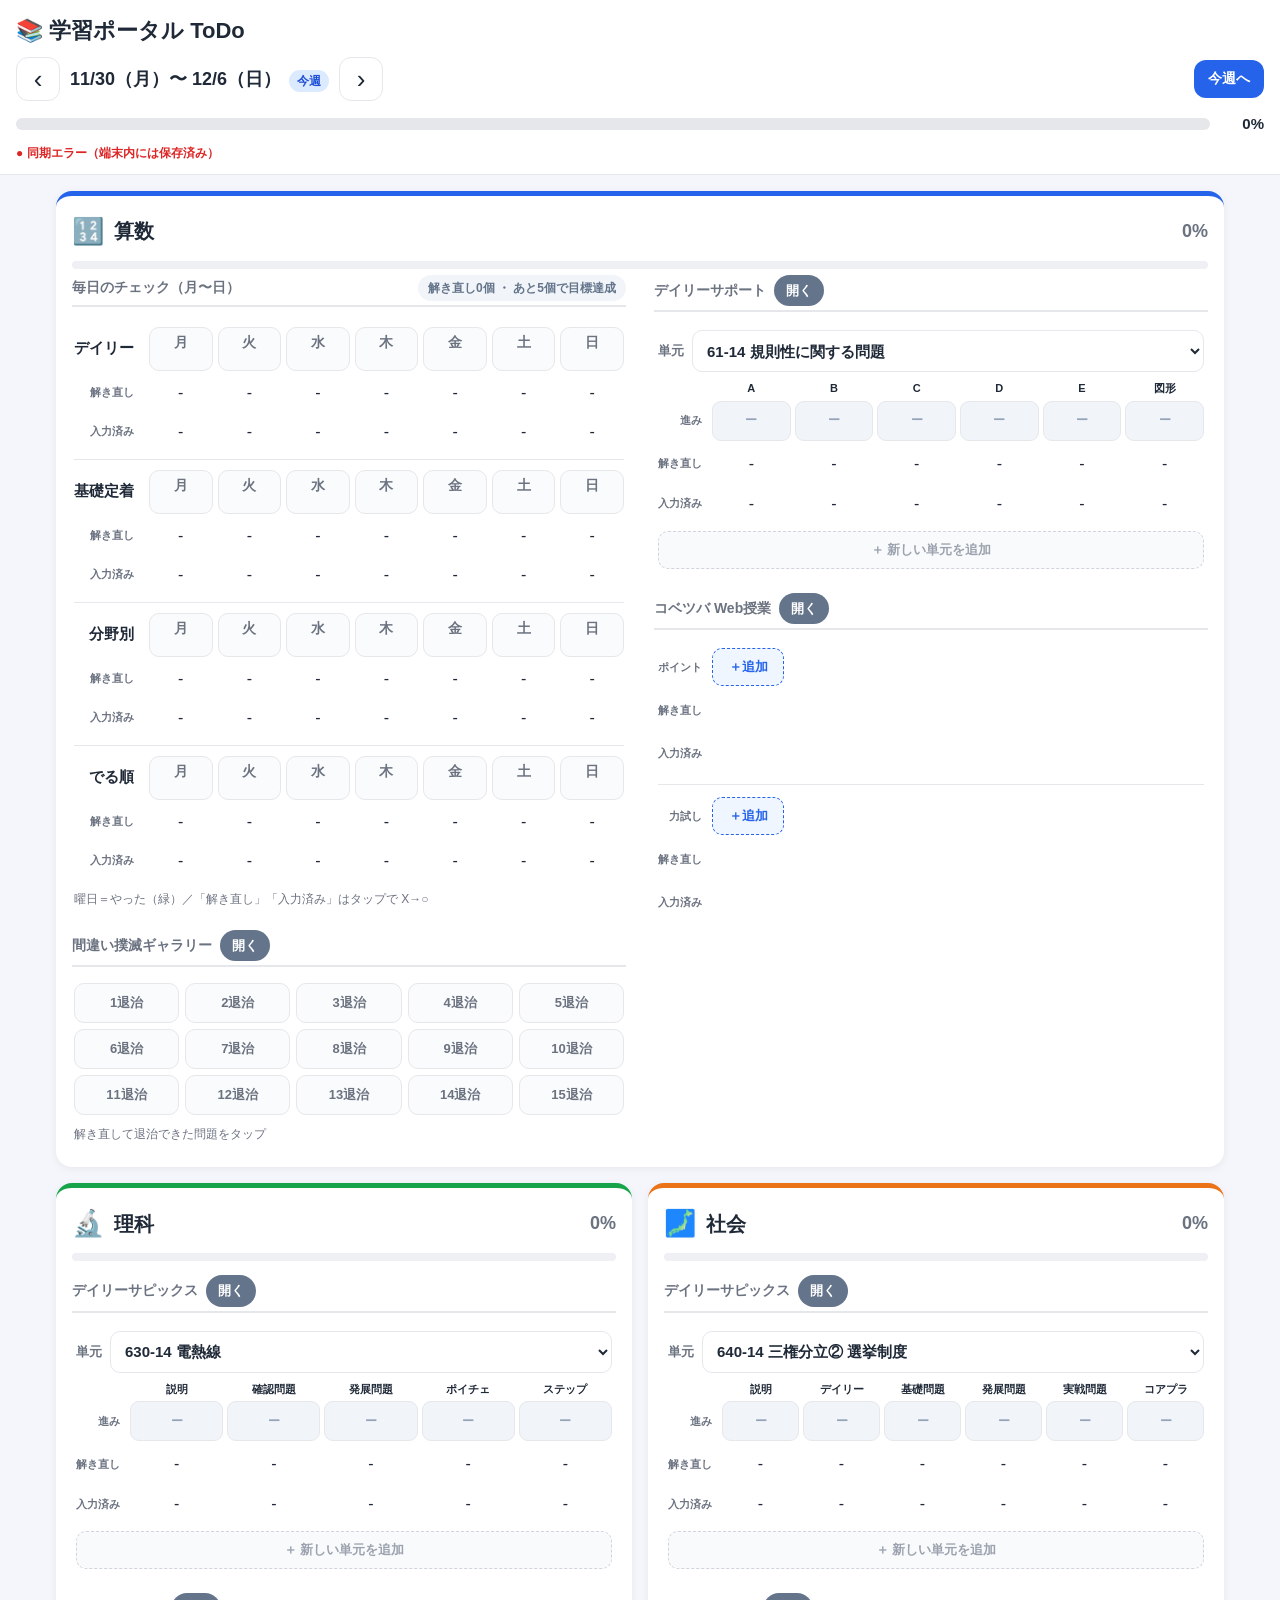
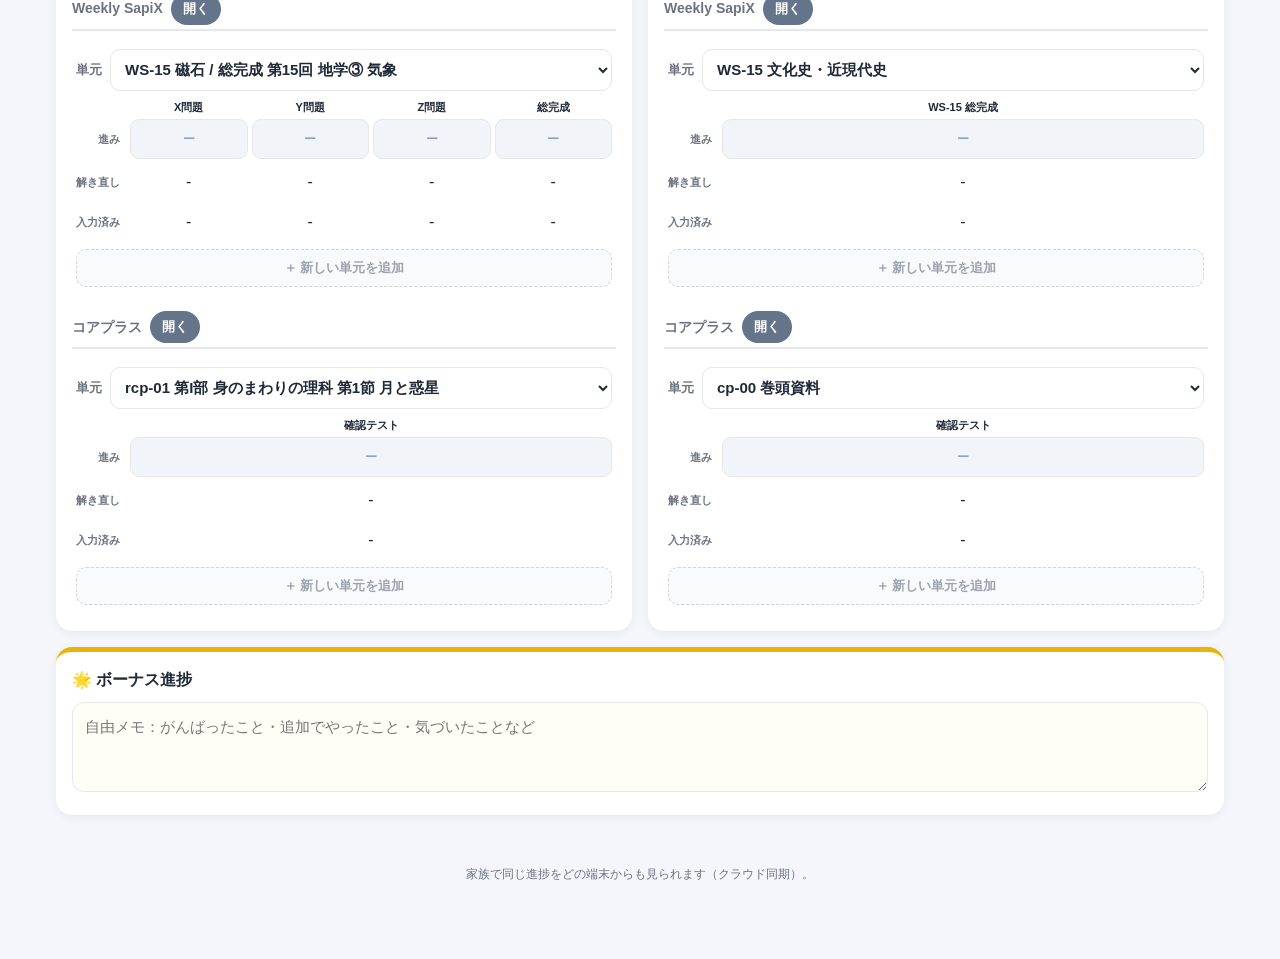
<file: index.html>
<!DOCTYPE html>
<html lang="ja">
<head>
  <meta charset="UTF-8">
  <meta name="viewport" content="width=device-width, initial-scale=1.0, maximum-scale=1.0, user-scalable=no">
  <title>学習ポータル ToDo</title>
  <link rel="stylesheet" href="style.css?v=22">
</head>
<body>
  <header class="app-header">
    <h1>📚 学習ポータル ToDo</h1>
    <div class="week-nav">
      <button id="prevWeek" class="week-btn" aria-label="前の週">‹</button>
      <div class="week-label">
        <span id="weekRange">―</span>
        <span id="weekTag" class="week-tag"></span>
      </div>
      <button id="nextWeek" class="week-btn" aria-label="次の週">›</button>
      <button id="thisWeek" class="this-week-btn">今週へ</button>
    </div>
    <div class="overall">
      <div class="overall-bar"><div id="overallFill" class="overall-fill"></div></div>
      <span id="overallText" class="overall-text">0%</span>
    </div>
    <div id="syncStatus" class="sync-status off">● この端末内に保存</div>
  </header>

  <main id="board" class="board"><!-- 教科カードがJSで描画されます --></main>

  <section class="bonus-wrap">
    <div class="bonus-card">
      <div class="bonus-head">🌟 ボーナス進捗</div>
      <textarea id="bonusMemo" class="bonus-memo" placeholder="自由メモ：がんばったこと・追加でやったこと・気づいたことなど"></textarea>
    </div>
  </section>

  <footer class="app-footer">
    <p class="note">家族で同じ進捗をどの端末からも見られます（クラウド同期）。</p>
  </footer>

  <script src="app.js?v=24"></script>
</body>
</html>
</file>
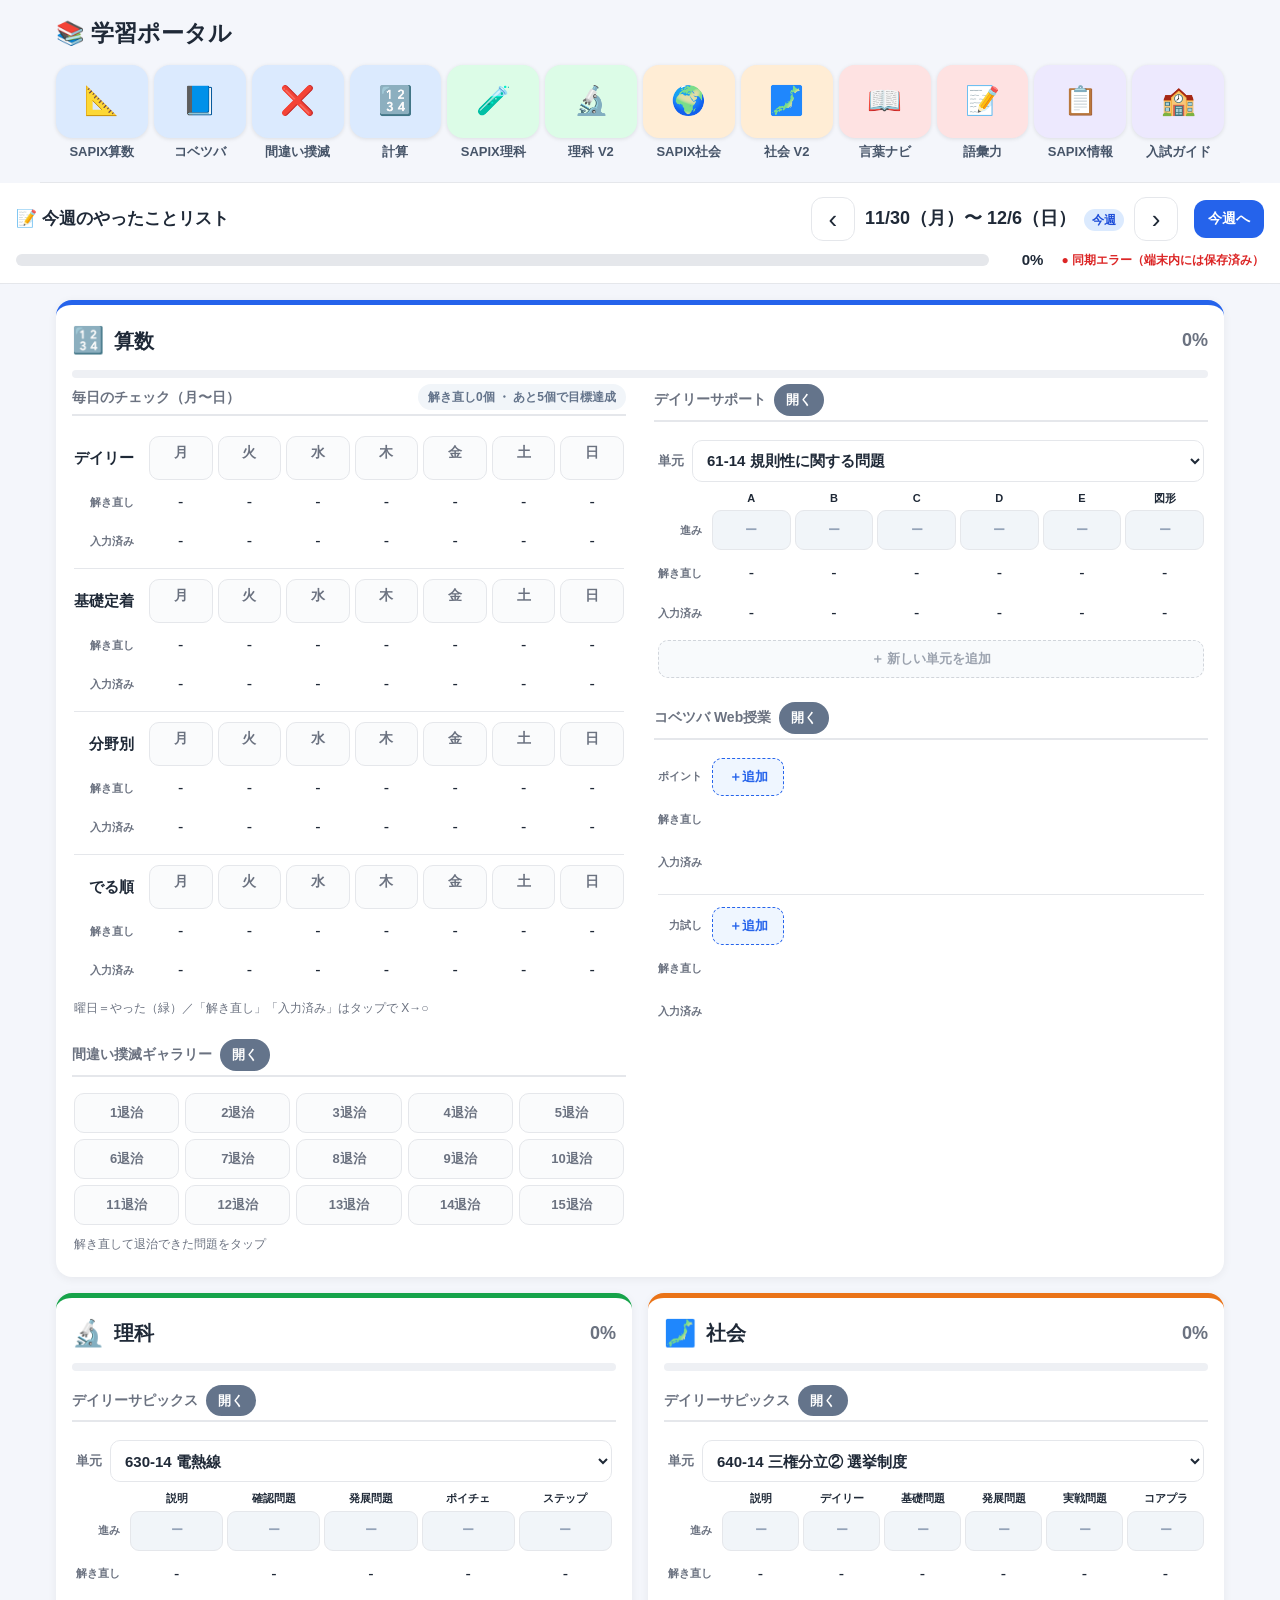
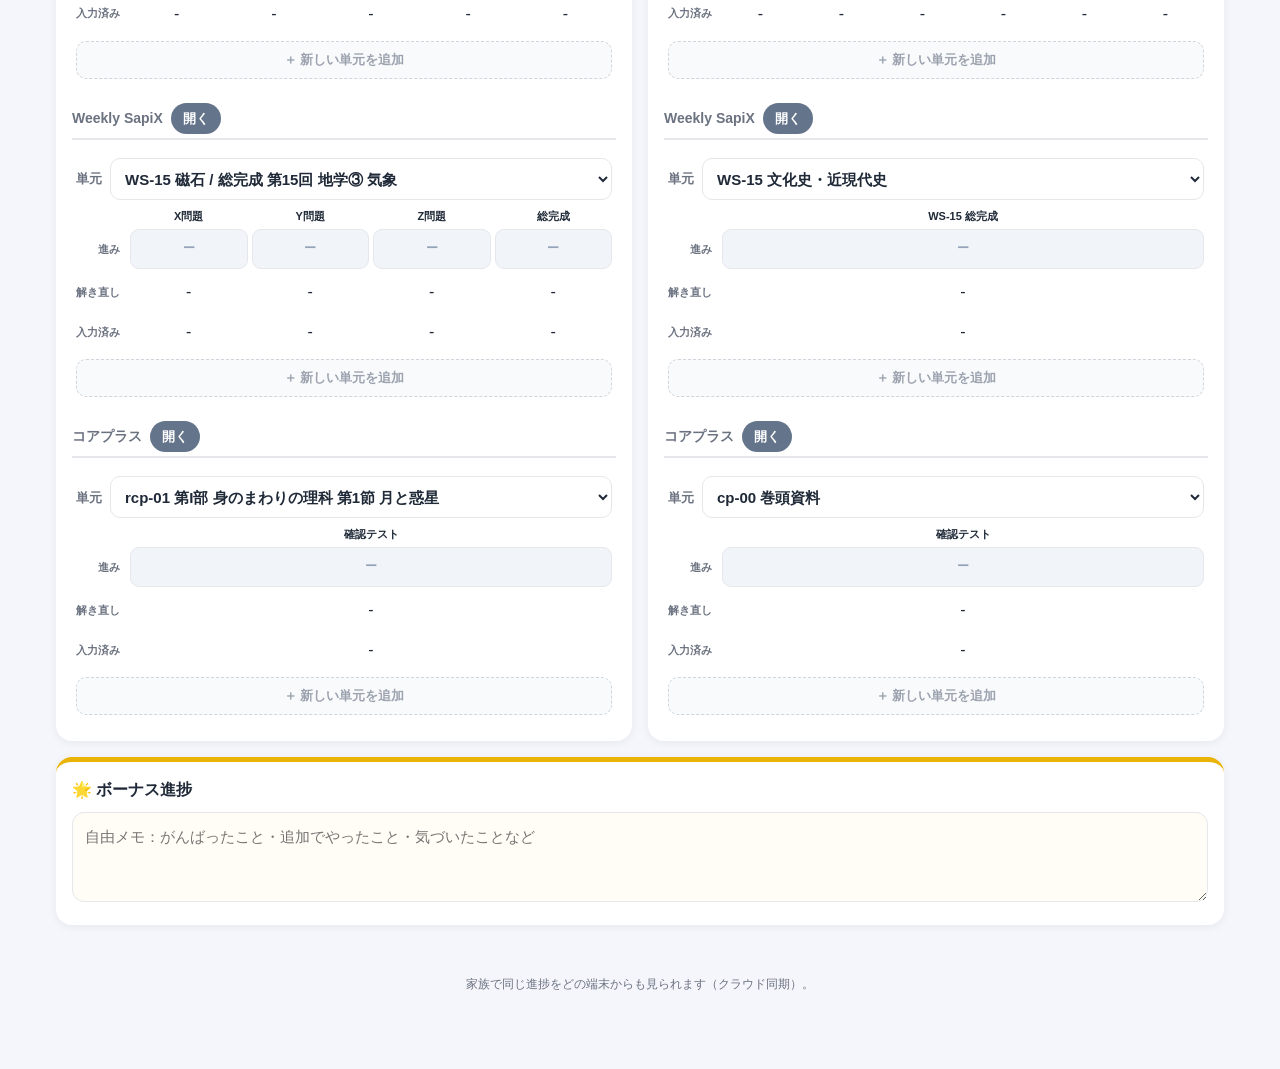
<file: portal.html>
<!DOCTYPE html>
<html lang="ja">
<head>
  <meta charset="UTF-8">
  <meta name="viewport" content="width=device-width, initial-scale=1.0, maximum-scale=1.0, user-scalable=no">
  <meta name="apple-mobile-web-app-capable" content="yes">
  <title>学習ポータル</title>
  <link rel="stylesheet" href="style.css?v=22">
  <style>
    /* ---- 上部ランチャー（アプリアイコン：横長・ラベル大きめ） ---- */
    .portal-top { max-width: 1200px; margin: 0 auto; padding: 16px 16px 8px; }
    .portal-top h1 { font-size: 23px; margin: 0 0 14px; }   /* 学習ポータル＝大きめ */
    .launcher {
      display: grid;
      gap: 12px 6px;
      grid-template-columns: repeat(auto-fill, minmax(86px, 1fr)); /* 縦向き等は折り返し */
    }
    @media (min-width: 1000px) {            /* iPad横向きは12個を必ず1行 */
      .launcher { grid-template-columns: repeat(12, 1fr); }
    }
    .launch { display: flex; flex-direction: column; align-items: center; gap: 6px; text-decoration: none; -webkit-tap-highlight-color: transparent; }
    .launch-icon {
      width: 100%; max-width: 104px; aspect-ratio: 5 / 4;   /* 横に幅広 */
      border-radius: 16px;
      display: flex; align-items: center; justify-content: center;
      font-size: 28px; box-shadow: 0 1px 4px rgba(0,0,0,.10);
    }
    .launch:active .launch-icon { transform: scale(.93); }
    .launch-label { font-size: 13px; font-weight: 700; color: #475569; text-align: center; line-height: 1.2; }
    .launch.blue   .launch-icon { background: #dbeafe; }
    .launch.green  .launch-icon { background: #dcfce7; }
    .launch.orange .launch-icon { background: #ffedd5; }
    .launch.red    .launch-icon { background: #fee2e2; }
    .launch.purple .launch-icon { background: #ede9fe; }
    .portal-divider { max-width: 1200px; margin: 14px auto 0; border-top: 1px solid var(--line); }

    /* ---- ToDoヘッダー：見出し＋週の日付を1行に（縦幅節約） ---- */
    .app-header .todo-bar { display: flex; align-items: center; gap: 8px 14px; flex-wrap: wrap; margin-bottom: 8px; }
    .app-header .todo-title { font-size: 17px; font-weight: 700; margin: 0; white-space: nowrap; }
    .app-header .todo-bar .week-nav { margin: 0 0 0 auto; }      /* 右寄せ */
    .app-header .todo-bar .this-week-btn { margin-left: 6px; }
    .app-header .overall { margin-top: 0; }
    .app-header .overall .sync-status { margin: 0 0 0 8px; white-space: nowrap; }
  </style>
</head>
<body>
  <!-- ===== 上部：アプリ ランチャー ===== -->
  <div class="portal-top">
    <h1>📚 学習ポータル</h1>
    <div class="launcher">
      <a class="launch blue"   href="https://komaguchi-wq.github.io/math-quiz/"><span class="launch-icon">📐</span><span class="launch-label">SAPIX算数</span></a>
      <a class="launch blue"   href="https://komaguchi-wq.github.io/kobetsuba-web-jugyou/"><span class="launch-icon">📘</span><span class="launch-label">コベツバ</span></a>
      <a class="launch blue"   href="https://komaguchi-wq.github.io/math-quiz/#%E3%81%95%E3%81%A8/machigai-gallery"><span class="launch-icon">❌</span><span class="launch-label">間違い撲滅</span></a>
      <a class="launch blue"   href="https://komaguchi-wq.github.io/math-challenge/"><span class="launch-icon">🔢</span><span class="launch-label">計算</span></a>
      <a class="launch green"  href="https://komaguchi-wq.github.io/science-daily-check/"><span class="launch-icon">🧪</span><span class="launch-label">SAPIX理科</span></a>
      <a class="launch green"  href="https://komaguchi-wq.github.io/science-daily-check-v2/"><span class="launch-icon">🔬</span><span class="launch-label">理科 V2</span></a>
      <a class="launch orange" href="https://komaguchi-wq.github.io/shakai-daily-check/"><span class="launch-icon">🌍</span><span class="launch-label">SAPIX社会</span></a>
      <a class="launch orange" href="https://komaguchi-wq.github.io/shakai-daily-check-v2/"><span class="launch-icon">🗾</span><span class="launch-label">社会 V2</span></a>
      <a class="launch red"    href="https://komaguchi-wq.github.io/kokugo-kotobanavi/"><span class="launch-icon">📖</span><span class="launch-label">言葉ナビ</span></a>
      <a class="launch red"    href="https://komaguchi-wq.github.io/goi1400-training/"><span class="launch-icon">📝</span><span class="launch-label">語彙力</span></a>
      <a class="launch purple" href="https://komaguchi-wq.github.io/sapix-info/"><span class="launch-icon">📋</span><span class="launch-label">SAPIX情報</span></a>
      <a class="launch purple" href="https://komaguchi-wq.github.io/juken-guide/"><span class="launch-icon">🏫</span><span class="launch-label">入試ガイド</span></a>
    </div>
  </div>
  <div class="portal-divider"></div>

  <!-- ===== 下部：今週のやったことリスト（既存アプリと同一・データ共通） ===== -->
  <header class="app-header">
    <div class="todo-bar">
      <h1 class="todo-title">📝 今週のやったことリスト</h1>
      <div class="week-nav">
        <button id="prevWeek" class="week-btn" aria-label="前の週">‹</button>
        <div class="week-label">
          <span id="weekRange">―</span>
          <span id="weekTag" class="week-tag"></span>
        </div>
        <button id="nextWeek" class="week-btn" aria-label="次の週">›</button>
        <button id="thisWeek" class="this-week-btn">今週へ</button>
      </div>
    </div>
    <div class="overall">
      <div class="overall-bar"><div id="overallFill" class="overall-fill"></div></div>
      <span id="overallText" class="overall-text">0%</span>
      <span id="syncStatus" class="sync-status off">● この端末内に保存</span>
    </div>
  </header>

  <main id="board" class="board"><!-- 教科カードがJSで描画されます --></main>

  <section class="bonus-wrap">
    <div class="bonus-card">
      <div class="bonus-head">🌟 ボーナス進捗</div>
      <textarea id="bonusMemo" class="bonus-memo" placeholder="自由メモ：がんばったこと・追加でやったこと・気づいたことなど"></textarea>
    </div>
  </section>

  <footer class="app-footer">
    <p class="note">家族で同じ進捗をどの端末からも見られます（クラウド同期）。</p>
  </footer>

  <script src="app.js?v=24"></script>
</body>
</html>
</file>
<file: style.css>
/* ============================================================
   学習ポータル ToDo  ─  style.css
   iPad（Chrome）での閲覧を前提に、タッチしやすい大きめUI
   ============================================================ */
:root {
  --bg:        #f4f6fb;
  --card:      #ffffff;
  --ink:       #1f2937;
  --ink-soft:  #6b7280;
  --line:      #e5e7eb;
  --math:      #2563eb;  /* 算数=青 */
  --science:   #16a34a;  /* 理科=緑 */
  --shakai:    #ea7317;  /* 社会=橙 */
  --done:      #16a34a;
  --shadow:    0 2px 10px rgba(0,0,0,.06);
}

* { box-sizing: border-box; -webkit-tap-highlight-color: transparent; }
html, body { margin: 0; padding: 0; }
body {
  font-family: -apple-system, "Hiragino Kaku Gothic ProN", "Yu Gothic", sans-serif;
  background: var(--bg);
  color: var(--ink);
  padding-bottom: 40px;
  font-size: 16px;
  line-height: 1.5;
}

/* ---------- ヘッダー ---------- */
.app-header {
  position: sticky;
  top: 0;
  z-index: 10;
  background: #ffffffee;
  backdrop-filter: saturate(1.4) blur(6px);
  border-bottom: 1px solid var(--line);
  padding: 14px 16px 12px;
}
.app-header h1 { margin: 0 0 10px; font-size: 22px; }

.week-nav { display: flex; align-items: center; gap: 10px; flex-wrap: wrap; }
.week-btn {
  width: 44px; height: 44px;
  border: 1px solid var(--line);
  background: #fff;
  border-radius: 12px;
  font-size: 26px; line-height: 1;
  color: var(--ink);
  cursor: pointer;
}
.week-btn:active { background: #eef2ff; }
.week-label { display: flex; align-items: baseline; gap: 8px; min-width: 200px; }
#weekRange { font-size: 18px; font-weight: 700; }
.week-tag {
  font-size: 12px; font-weight: 700;
  padding: 2px 8px; border-radius: 999px;
}
.week-tag.now    { background: #dbeafe; color: #1d4ed8; }
.week-tag.past   { background: #f3f4f6; color: #6b7280; }
.week-tag.future { background: #fef3c7; color: #b45309; }
.this-week-btn {
  margin-left: auto;
  border: none; background: var(--math); color: #fff;
  padding: 10px 14px; border-radius: 12px;
  font-size: 14px; font-weight: 700; cursor: pointer;
}
.this-week-btn:active { opacity: .85; }

/* 全体進捗 */
.overall { display: flex; align-items: center; gap: 10px; margin-top: 12px; }
.overall-bar { flex: 1; height: 12px; background: #e5e7eb; border-radius: 999px; overflow: hidden; }
.overall-fill { height: 100%; width: 0; background: linear-gradient(90deg,#2563eb,#16a34a); transition: width .25s; }
.overall-text { font-weight: 700; font-size: 15px; min-width: 44px; text-align: right; }

/* クラウド同期ステータス */
.sync-status { margin-top: 8px; font-size: 12px; font-weight: 700; }
.sync-status.off  { color: #94a3b8; }
.sync-status.busy { color: #b45309; }
.sync-status.ok   { color: #16a34a; }
.sync-status.err  { color: #dc2626; }

/* ---------- ボード ---------- */
.board {
  display: grid;
  grid-template-columns: 1fr;
  gap: 16px;
  padding: 16px;
  max-width: 1200px;
  margin: 0 auto;
}
/* 760px以上: 算数は横長（全幅）、理科・社会は2カラムで下に横並び */
@media (min-width: 760px) {
  .board { grid-template-columns: 1fr 1fr; }
  .subj-math { grid-column: 1 / -1; }
}
/* 算数カード内は左右2カラム（左下にギャラリーを配置） */
.subj-math .subj-groups.two-col { display: flex; gap: 28px; }
.subj-math .subj-col { flex: 1; min-width: 0; }
.subj-math .subj-col > .group:first-child { margin-top: 0; }
@media (max-width: 759px) {
  .subj-math .subj-groups.two-col { flex-direction: column; gap: 0; }
}

/* ---------- 教科カード ---------- */
.subject-card {
  background: var(--card);
  border-radius: 16px;
  box-shadow: var(--shadow);
  padding: 16px;
  border-top: 5px solid var(--line);
  min-width: 0;            /* 長いselect等で横にはみ出さない */
  overflow: hidden;
}
/* 長い単元名のselectが幅を押し広げないように */
.ds-selrow { min-width: 0; }
.ds-select { max-width: 100%; }
.subj-math    { border-top-color: var(--math); }
.subj-science { border-top-color: var(--science); }
.subj-shakai  { border-top-color: var(--shakai); }

.subject-header { display: flex; align-items: center; gap: 10px; }
.subject-icon { font-size: 26px; }
.subject-name { margin: 0; font-size: 20px; flex: 1; }
.subject-pct { font-size: 18px; font-weight: 800; color: var(--ink-soft); }

.subject-bar { height: 8px; background: #eef0f4; border-radius: 999px; overflow: hidden; margin: 10px 0 6px; }
.subject-fill { height: 100%; width: 0; border-radius: 999px; transition: width .25s; }
.subj-math    .subject-fill { background: var(--math); }
.subj-science .subject-fill { background: var(--science); }
.subj-shakai  .subject-fill { background: var(--shakai); }

/* ---------- グループ ---------- */
.group { margin-top: 14px; }
.group-head {
  display: flex; align-items: center; gap: 8px;
  border-bottom: 2px solid var(--line);
  padding-bottom: 4px; margin-bottom: 8px;
}
.group-title { font-size: 14px; font-weight: 700; color: var(--ink-soft); }

/* ---------- タスク ---------- */
.task { padding: 8px 4px; border-bottom: 1px dashed #eef0f4; }
.task:last-child { border-bottom: none; }
.task-head { display: flex; align-items: center; gap: 8px; }

.check-label {
  display: flex; align-items: center; gap: 10px;
  flex: 1; cursor: pointer; font-size: 16px;
  padding: 4px 0;
}
.check-label input[type="checkbox"] {
  width: 26px; height: 26px; flex: 0 0 auto;
  accent-color: var(--done); cursor: pointer;
}
.check-text { transition: color .15s; }
.check-label.done .check-text { color: var(--done); text-decoration: line-through; }

.task-label { font-size: 16px; }

/* リンクボタン */
.task-link {
  flex: 0 0 auto;
  font-size: 13px; font-weight: 700;
  color: #fff; background: #64748b;
  padding: 6px 12px; border-radius: 999px;
  text-decoration: none;
}
.task-link:active { opacity: .8; }

/* マトリクス（教材×曜日）：やった行(曜日ボタン) + 解き直し行 を縦に積む */
.type-matrix { padding: 8px 2px; }
.m-grid {
  display: grid;
  gap: 5px 5px;
  align-items: center;
  max-width: 560px;            /* 横長カードでもセルが大きくなりすぎない */
  margin-top: 4px;
}
.m-sep { height: 1px; background: var(--line); margin: 5px 0; }
.m-itemlabel {
  font-size: 15px; font-weight: 800; color: var(--ink);
  white-space: nowrap; padding-right: 10px; text-align: right;
}
.m-redolabel {
  font-size: 11px; font-weight: 700; color: var(--ink-soft);
  white-space: nowrap; padding-right: 10px; text-align: right;
}
.m-day {
  display: flex; flex-direction: column; align-items: center; justify-content: center;
  gap: 1px; height: 44px; min-width: 0; cursor: pointer;
  border: 1px solid var(--line); border-radius: 10px;
  background: #fafbfc;
}
.m-daylabel { font-size: 14px; font-weight: 700; color: var(--ink-soft); line-height: 1; }
.m-daymark  { font-size: 11px; font-weight: 800; color: var(--done); height: 12px; line-height: 1; }
.m-day.on { background: #dcfce7; border-color: var(--done); }
.m-day.on .m-daylabel { color: var(--done); }
.type-matrix .m-redo {
  width: 100%; min-width: 0; height: 34px; padding: 0;
  display: flex; align-items: center; justify-content: center;
}
.m-note { margin-top: 12px; font-size: 12px; color: var(--ink-soft); }

/* 単元ウィジェット共通の余白（dsupport / track の外枠） */
.type-unit { padding: 10px 4px; }

/* トラック（理科）：単元選択 + 項目横並び + 3状態ボタン + 解き直し行 */
.tk-grid {
  display: grid;
  gap: 6px 4px;
  align-items: center;
  margin-top: 4px;
}
.tk-corner { }
.tk-colhead {
  text-align: center; font-size: 11px; font-weight: 800; color: var(--ink);
  line-height: 1.15;
}
.tk-rowlabel {
  font-size: 11px; font-weight: 700; color: var(--ink-soft);
  white-space: nowrap; padding-right: 6px; text-align: right;
}
.tk-state {
  height: 40px; min-width: 0; cursor: pointer;
  border: 1px solid var(--line); border-radius: 9px;
  font-size: 12px; font-weight: 800; line-height: 1.1; padding: 0 2px;
}
.tk-state.st0 { background: #f1f5f9; color: #94a3b8; }                       /* ー グレーアウト */
.tk-state.st1 { background: #fef3c7; color: #b45309; border-color: #fcd34d; } /* 進行中 */
.tk-state.st2 { background: #dcfce7; color: #15803d; border-color: #86efac; } /* 完了 */
.tk-state.st3 { background: #eef1f5; color: #b3bcc9; }   /* 存在しない＝「なし」グレーアウト */
.tk-state:active { transform: scale(.96); }
.unit-block .tk-redo {
  width: 100%; min-width: 0; height: 34px; padding: 0;
  display: flex; align-items: center; justify-content: center;
}

/* 複数単元ウィジェット（単元追加ボタン） */
.unit-block + .unit-block { border-top: 1px dashed var(--line); margin-top: 12px; padding-top: 12px; }
.unit-remove {
  flex: 0 0 auto; width: 36px; height: 42px;
  border: 1px solid var(--line); border-radius: 8px;
  background: #fff; color: var(--ink-soft);
  font-size: 18px; font-weight: 700; cursor: pointer;
}
.unit-add-btn {
  width: 100%; margin-top: 10px; padding: 9px;
  border: 1px dashed #d1d5db; border-radius: 10px;
  background: #f8fafc; color: #9ca3af;
  font-size: 13px; font-weight: 700; cursor: pointer;
}
.unit-add-btn:active { background: #f1f5f9; }

/* 間違い撲滅ギャラリー（N退治トグル） */
.type-gallery { padding: 8px 2px; }
.gl-grid { display: grid; gap: 6px; }
.gl-cell {
  height: 40px; min-width: 0; cursor: pointer;
  border: 1px solid var(--line); border-radius: 10px;
  background: #fafbfc; color: var(--ink-soft);
  font-size: 13px; font-weight: 800;
}
.gl-cell.on { background: #dcfce7; border-color: var(--done); color: #15803d; }
.gl-cell:active { transform: scale(.95); }
.gl-note { margin-top: 10px; font-size: 12px; color: var(--ink-soft); }

/* グリッド（曜日）：やった行 + 解き直し行（上下の列を揃える）
   CSS Grid なので 月〜日 は必ず1行に収まり、幅が狭い時はセルが縮む（折り返さない） */
.g-grid {
  display: grid;
  gap: 6px 4px;
  align-items: center;
  margin-top: 8px;
}
.g-rowlabel {
  font-size: 12px; font-weight: 700; color: var(--ink-soft);
  white-space: nowrap; padding-right: 5px; text-align: right;
}
.g-day {
  display: flex; flex-direction: column; align-items: center; justify-content: center;
  gap: 1px; height: 46px; min-width: 0; cursor: pointer;
  border: 1px solid var(--line); border-radius: 10px;
  background: #fafbfc;
}
.g-daylabel { font-size: 14px; font-weight: 700; color: var(--ink-soft); line-height: 1; }
.g-daymark  { font-size: 11px; font-weight: 800; color: var(--done); height: 12px; line-height: 1; }
.g-day.on { background: #dcfce7; border-color: var(--done); }
.g-day.on .g-daylabel { color: var(--done); }
.type-grid .g-redo {
  width: 100%; min-width: 0; height: 38px; padding: 0;
  display: flex; align-items: center; justify-content: center;
}

/* 得点入力 */
.score-wrap { display: flex; align-items: center; gap: 6px; margin: 6px 0 2px 36px; }
.score-prefix { font-size: 13px; color: var(--ink-soft); }
.score-input {
  width: 72px; height: 38px;
  border: 1px solid var(--line); border-radius: 10px;
  font-size: 18px; text-align: center; font-weight: 700;
  color: var(--ink);
}
.score-input:focus { outline: 2px solid #93c5fd; border-color: #93c5fd; }
.score-suffix { font-size: 14px; color: var(--ink-soft); }

/* ---------- 達成バッジ（毎日のチェック） ---------- */
.milestone-badge {
  margin-left: auto;
  font-size: 12px; font-weight: 800;
  padding: 4px 10px; border-radius: 999px;
  white-space: nowrap;
}
.milestone-badge.lv0 { background: #f1f5f9; color: #64748b; }
.milestone-badge.lv1 { background: #dcfce7; color: #15803d; }
.milestone-badge.lv2 { background: #fef3c7; color: #b45309; box-shadow: 0 0 0 2px #fde68a inset; }

/* ---------- デイリーサポート ---------- */
.ds-selrow { display: flex; align-items: center; gap: 8px; margin-bottom: 10px; }
.ds-sellabel { font-size: 13px; font-weight: 700; color: var(--ink-soft); flex: 0 0 auto; }
.ds-select {
  flex: 1; min-width: 0;
  height: 42px; padding: 0 10px;
  border: 1px solid var(--line); border-radius: 10px;
  font-size: 15px; font-weight: 700; color: var(--ink);
  background: #fff;
}
.ds-rows { display: flex; flex-direction: column; gap: 10px; }
.ae-row { display: flex; flex-direction: column; gap: 6px; }
.ae-label { font-size: 13px; font-weight: 700; color: var(--ink-soft); }
/* A〜Eは横幅いっぱいに均等配置（左寄せにしない） */
.ae-cells { display: grid; grid-template-columns: repeat(5, 1fr); gap: 6px; }
.ae-btn {
  width: 100%; min-width: 0; height: 44px;
  border: 1px solid var(--line); border-radius: 10px;
  background: #fafbfc; color: var(--ink-soft);
  font-size: 16px; font-weight: 800; cursor: pointer;
}
.ae-btn.on { background: var(--math); border-color: var(--math); color: #fff; }
.ae-btn.na {                                                                 /* 存在しない＝未着手色＋二重取り消し線 */
  text-decoration: line-through; text-decoration-style: double; text-decoration-color: var(--ink-soft);
}
.ae-btn:active { transform: scale(.96); }
/* 解き直しセル（やったボタンと列を揃える） */
.unit-block .ae-redo {
  width: 100%; min-width: 0; height: 44px; padding: 0;
  display: flex; align-items: center; justify-content: center;
}

/* ---------- コベツバ（ポイント/解き直しを縦ペアにして折り返し） ---------- */
.type-kobetsuba { padding: 10px 4px; }
.cr-divider { height: 1px; background: var(--line); margin: 12px 0; }
.cr-block { display: flex; flex-direction: column; }
/* ペアを横に並べ、増えたらペアごと折り返す（解き直しは常にポイントの直下） */
.cr-pairs { display: flex; flex-wrap: wrap; gap: 6px 6px; align-items: flex-start; }
.cr-pair { display: flex; flex-direction: column; gap: 5px; }
.cr-plabel {
  height: 38px; display: flex; align-items: center; justify-content: flex-end;
  font-size: 11px; font-weight: 700; color: var(--ink-soft); white-space: nowrap;
  padding-right: 4px;
}
.cr-select {
  width: 74px; height: 38px; padding: 0 2px;
  border: 1.5px solid var(--math); border-radius: 10px;
  background: #eff6ff; color: var(--math);
  font-size: 13px; font-weight: 800; cursor: pointer;
}
.type-kobetsuba .cr-redo { width: 74px; }
.cr-redo {
  width: 72px; height: 38px;
  border-radius: 10px; border: 1px solid var(--line);
  font-size: 16px; font-weight: 800; cursor: pointer;
}
.cr-redo.st-todo { background: #fef2f2; color: #dc2626; border-color: #fecaca; }
.cr-redo.st-done { background: #dcfce7; color: #15803d; border-color: #86efac; }
.cr-add {
  width: 72px; height: 38px; padding: 0;
  border: 1.5px dashed var(--math); border-radius: 10px;
  background: #eff6ff; color: var(--math);
  font-size: 13px; font-weight: 800; cursor: pointer;
}
.cr-rem {
  width: 72px; height: 38px;
  border: 1px solid var(--line); border-radius: 10px;
  background: #fff; color: var(--ink-soft);
  font-size: 18px; font-weight: 800; cursor: pointer;
}

/* ---------- ボーナス進捗（自由メモ） ---------- */
.bonus-wrap { max-width: 1200px; margin: 0 auto; padding: 0 16px 16px; }
.bonus-card {
  background: var(--card); border-radius: 16px; box-shadow: var(--shadow);
  border-top: 5px solid #eab308; padding: 16px;
}
.bonus-head { font-size: 16px; font-weight: 800; margin-bottom: 10px; }
.bonus-memo {
  width: 100%; box-sizing: border-box; min-height: 90px; resize: vertical;
  border: 1px solid var(--line); border-radius: 12px; padding: 12px;
  font-size: 15px; font-family: inherit; line-height: 1.6; color: var(--ink);
  background: #fffdf5;
}
.bonus-memo:focus { outline: 2px solid #fde68a; border-color: #fde68a; }

/* ---------- フッター ---------- */
.app-footer { text-align: center; padding: 24px 16px; }
.reset-btn {
  border: 1px solid #fca5a5; background: #fff; color: #dc2626;
  padding: 10px 18px; border-radius: 12px;
  font-size: 14px; font-weight: 700; cursor: pointer;
}
.reset-btn:active { background: #fef2f2; }
.note { color: var(--ink-soft); font-size: 12px; margin-top: 10px; }

/* ============================================================
   ゲーミフィケーション：タップでキラッ演出（FXレイヤー）
   ============================================================ */
#fx { position: fixed; inset: 0; pointer-events: none; z-index: 9999; overflow: hidden; }
#fx > * { position: absolute; transform: translate(-50%, -50%); will-change: transform, opacity; }

.fx-confetti { width: 9px; height: 9px; border-radius: 2px; }
.fx-confetti { animation: fxConf .95s cubic-bezier(.2,.7,.3,1) forwards; }
@keyframes fxConf {
  0%   { transform: translate(-50%,-50%) rotate(0); opacity: 1; }
  100% { transform: translate(calc(-50% + var(--dx)), calc(-50% + var(--dy))) rotate(var(--rot)); opacity: 0; }
}
.fx-spark { animation: fxSpark .85s ease-out forwards; }
@keyframes fxSpark {
  0%   { transform: translate(-50%,-50%) scale(.3); opacity: 0; }
  30%  { transform: translate(calc(-50% + var(--dx)*.4), calc(-50% + var(--dy)*.4)) scale(1.15); opacity: 1; }
  100% { transform: translate(calc(-50% + var(--dx)), calc(-50% + var(--dy))) scale(.6); opacity: 0; }
}
.fx-emoji { font-size: 30px; animation: fxEmoji .95s ease-out forwards; }
@keyframes fxEmoji {
  0%   { transform: translate(-50%,-50%) scale(.2); opacity: 0; }
  25%  { transform: translate(-50%,-62%) scale(1.3); opacity: 1; }
  100% { transform: translate(-50%,-135%) scale(1); opacity: 0; }
}
.fx-word {
  font-size: 18px; font-weight: 900; white-space: nowrap;
  text-shadow: 0 1px 2px rgba(0,0,0,.18);
  animation: fxWord .95s ease-out forwards;
}
@keyframes fxWord {
  0%   { transform: translate(-50%,-50%) scale(.5); opacity: 0; }
  25%  { transform: translate(-50%,-85%) scale(1.12); opacity: 1; }
  100% { transform: translate(-50%,-155%) scale(1); opacity: 0; }
}
.fx-ring { width: 18px; height: 18px; border-radius: 50%; border: 3px solid; animation: fxRing .6s ease-out forwards; }
.fx-ring.big { width: 26px; height: 26px; border-width: 4px; animation: fxRingBig .7s ease-out forwards; }
@keyframes fxRing {
  0%   { transform: translate(-50%,-50%) scale(.4); opacity: .9; }
  100% { transform: translate(-50%,-50%) scale(3.4); opacity: 0; }
}
@keyframes fxRingBig {
  0%   { transform: translate(-50%,-50%) scale(.3); opacity: 1; }
  100% { transform: translate(-50%,-50%) scale(6); opacity: 0; }
}
/* ふわっと広がってその場で薄く消える粒（高速落下なし／自然にゆっくり漂って落ち切る前にフェード） */
.fx-p { border-radius: 2px; animation: fxFloat 1.5s ease-out forwards; }
@keyframes fxFloat {
  0%   { transform: translate(-50%,-50%) scale(.4) rotate(0); opacity: 0; }
  18%  { opacity: 1; }
  60%  { opacity: .9; }
  100% { transform: translate(calc(-50% + var(--dx)), calc(-50% + var(--dy) + var(--fall))) scale(1) rotate(var(--rot)); opacity: 0; }
}
@media (prefers-reduced-motion: reduce) {
  #fx { display: none; }
}
</file>
